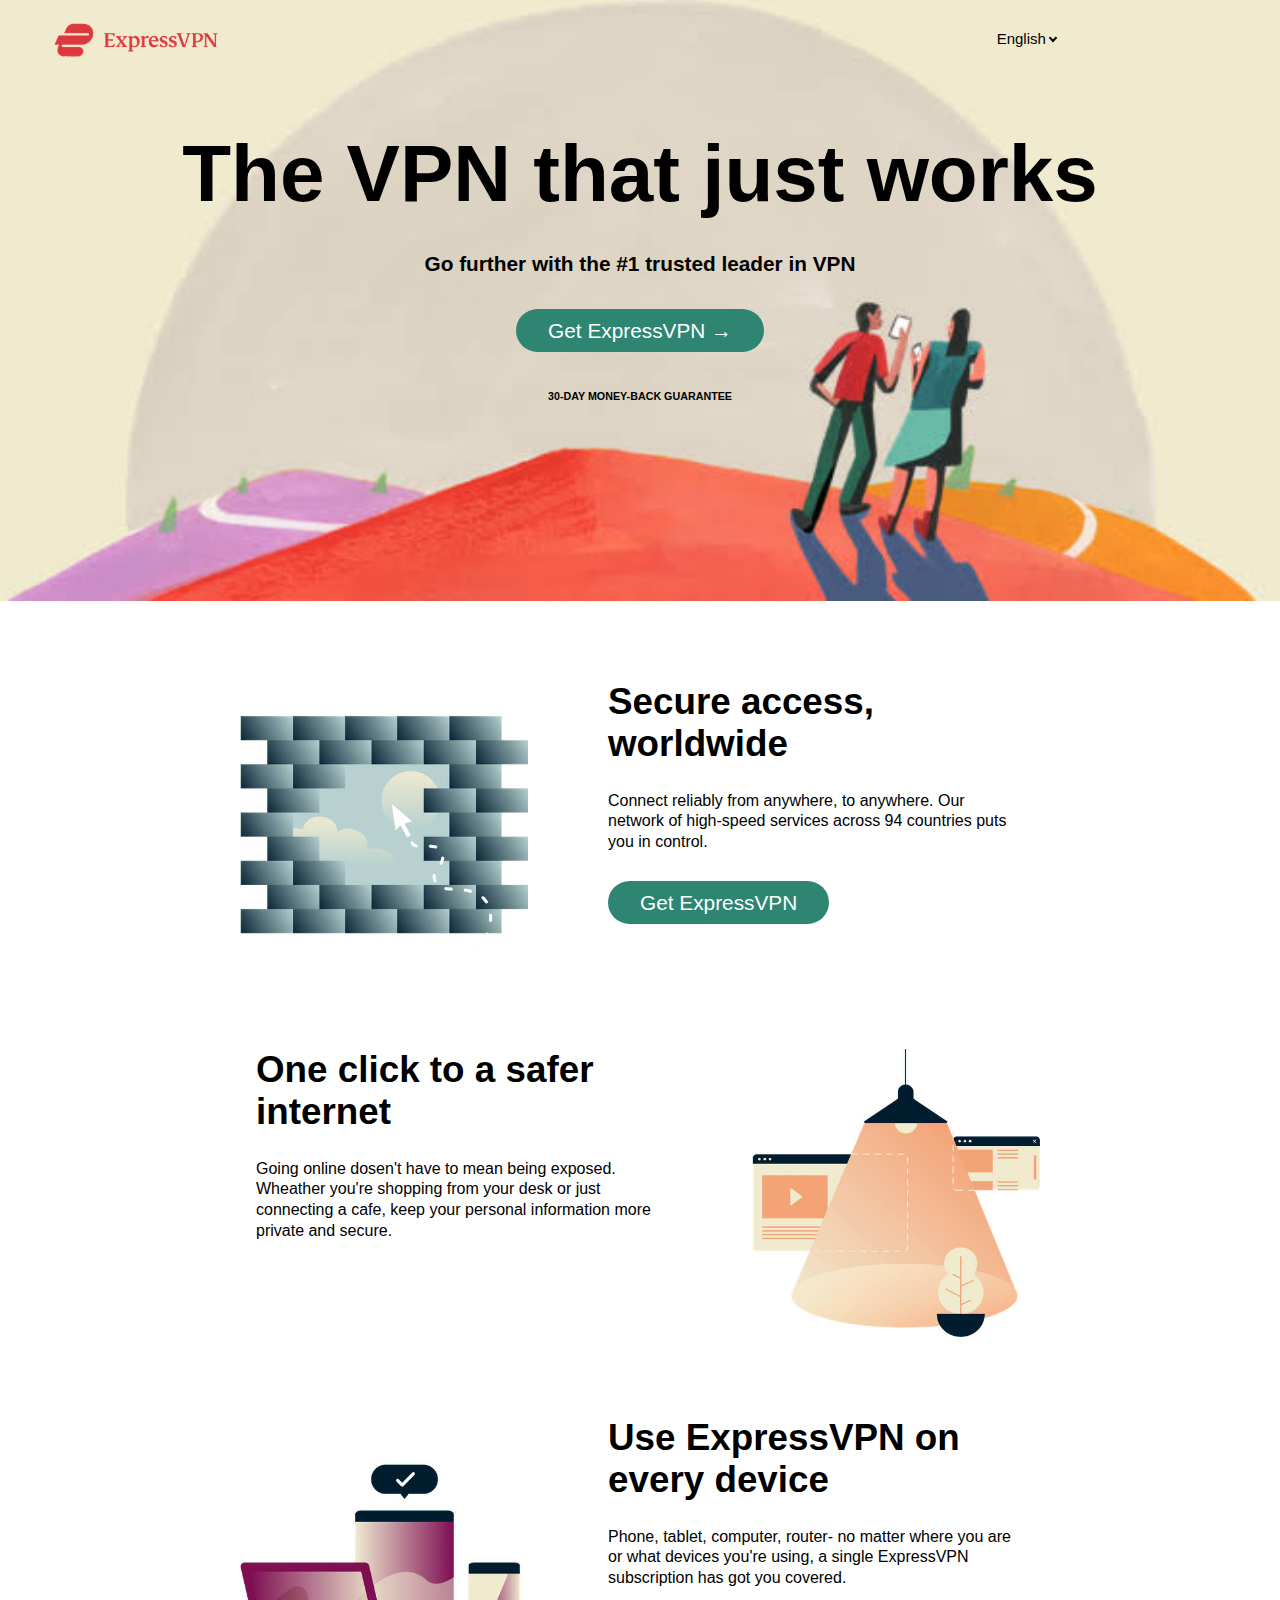
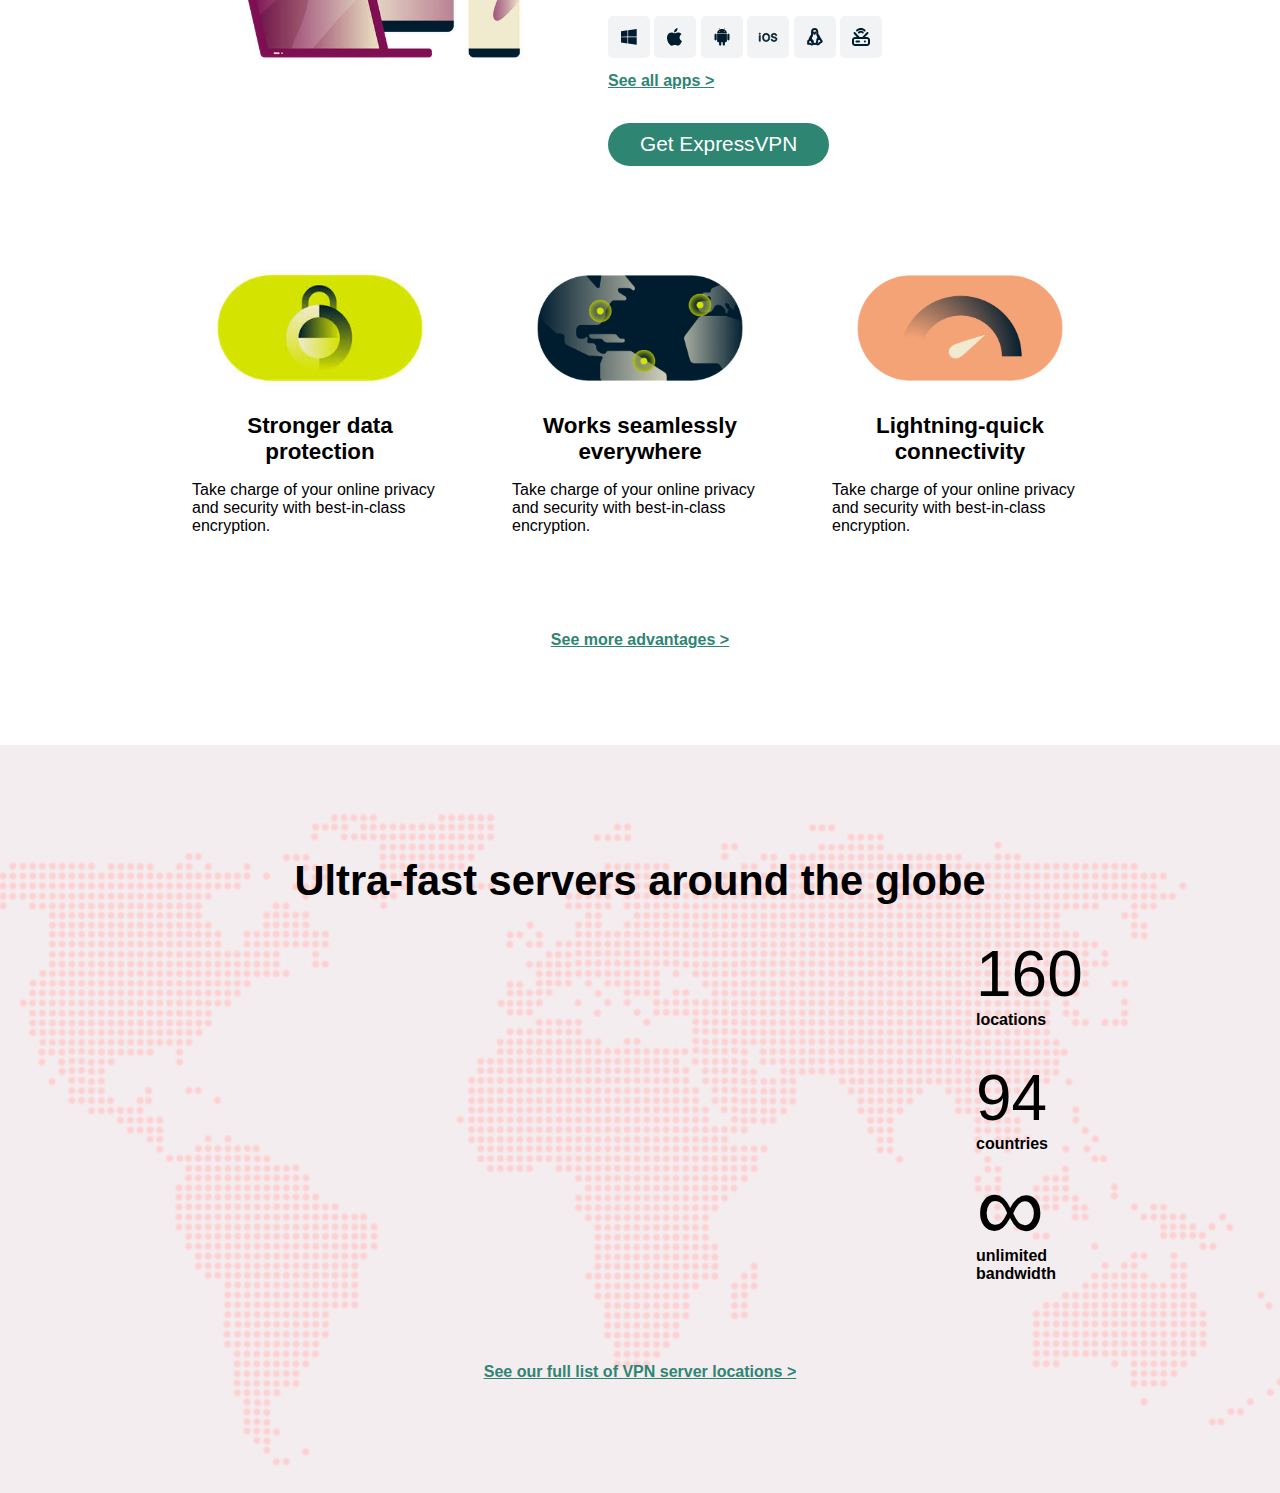
<file: landing page/index.html>
<!DOCTYPE html>
<html lang="en">

<head>
  <meta charset="UTF-8">
  <meta http-equiv="X-UA-Compatible" content="IE=edge">
  <meta name="viewport" content="width=device-width, initial-scale=1.0">
  <link rel="stylesheet" href="style.css">
  <title>Landing Page</title>
</head>

<body>
  <div class="container">
    <div class="language">
      <p class="english"><span>English</span> <i class="arrow down"></i></p>
    </div>
    <div class="home">
      <img src="logo.png" alt="">
      <h1>The VPN that just works</h1>
      <p>Go further with the #1 trusted leader in VPN</p>
      <button class="btn">Get ExpressVPN &#8594;</button>
      <span>30-day money-back guarantee</span>
    </div>
    <div class="about">
      <div class="part-1">
        <div class="pic">
          <img src="1.jpeg" alt="">
        </div>
        <div class="content">
          <h1>Secure access, worldwide</h1>
          <p>Connect reliably from anywhere, to anywhere. Our network of high-speed services across 94 countries puts
            you in control.</p>
          <button class="btn">Get ExpressVPN</button>
        </div>
      </div>
      <div class="part-2">
        <div class="content">
          <h1>One click to a safer internet</h1>
          <p>Going online dosen't have to mean being exposed. Wheather you're shopping from your desk or just connecting
            a cafe, keep your personal information more private and secure.</p>
        </div>
        <div class="pic">
          <img src="2.jpeg" alt="">
        </div>
      </div>
      <div class="part-3">
        <div class="pic">
          <img src="3.jpeg" alt="">
        </div>
        <div class="content">
          <h1>Use ExpressVPN on every device</h1>
          <p>Phone, tablet, computer, router- no matter where you are or what devices you're using, a single ExpressVPN
            subscription has got you covered.</p>
          <div class="icons">
            <img src="i1.svg" alt="">
            <img src="i2.svg" alt="">
            <img src="i3.svg" alt="">
            <img src="i4.svg" alt="">
            <img src="i5.svg" alt="">
            <img src="i6.svg" alt="">
          </div>
          <div class="link link1">See all apps ></div>
          <button class="btn">Get ExpressVPN</button>
        </div>
      </div>
    </div>
    <div class="services">
      <div class="ser">
        <div class="ser-pic "><img src="4.jpeg" alt=""></div>
        <h3>Stronger data protection</h3>
        <p>Take charge of your online privacy and security with best-in-class encryption.</p>
      </div>
      <div class="ser">
        <div class="ser-pic "><img src="5.png" alt=""></div>
        <h3>Works seamlessly everywhere</h3>
        <p>Take charge of your online privacy and security with best-in-class encryption.</p>
      </div>
      <div class="ser">
        <div class="ser-pic "><img src="6.png" alt=""></div>
        <h3>Lightning-quick connectivity</h3>
        <p>Take charge of your online privacy and security with best-in-class encryption.</p>
      </div>
    </div>
    <div class="link">See more advantages ></div>
    <div class="footer">
      <h1>Ultra-fast servers around the globe</h1>
      <div class="side">
        <div>
          <h2>160</h2>
          <span>locations</span>
        </div>
        <div>
          <h2>94</h2>
          <span>countries</span>
        </div>
        <div>
          <h2 id="infin">&#8734;</h2>
          <span>unlimited bandwidth</span>
        </div>
      </div>
      <div class="link last-link">See our full list of VPN server locations ></div>
    </div>
  </div>
</body>

</html>
</file>
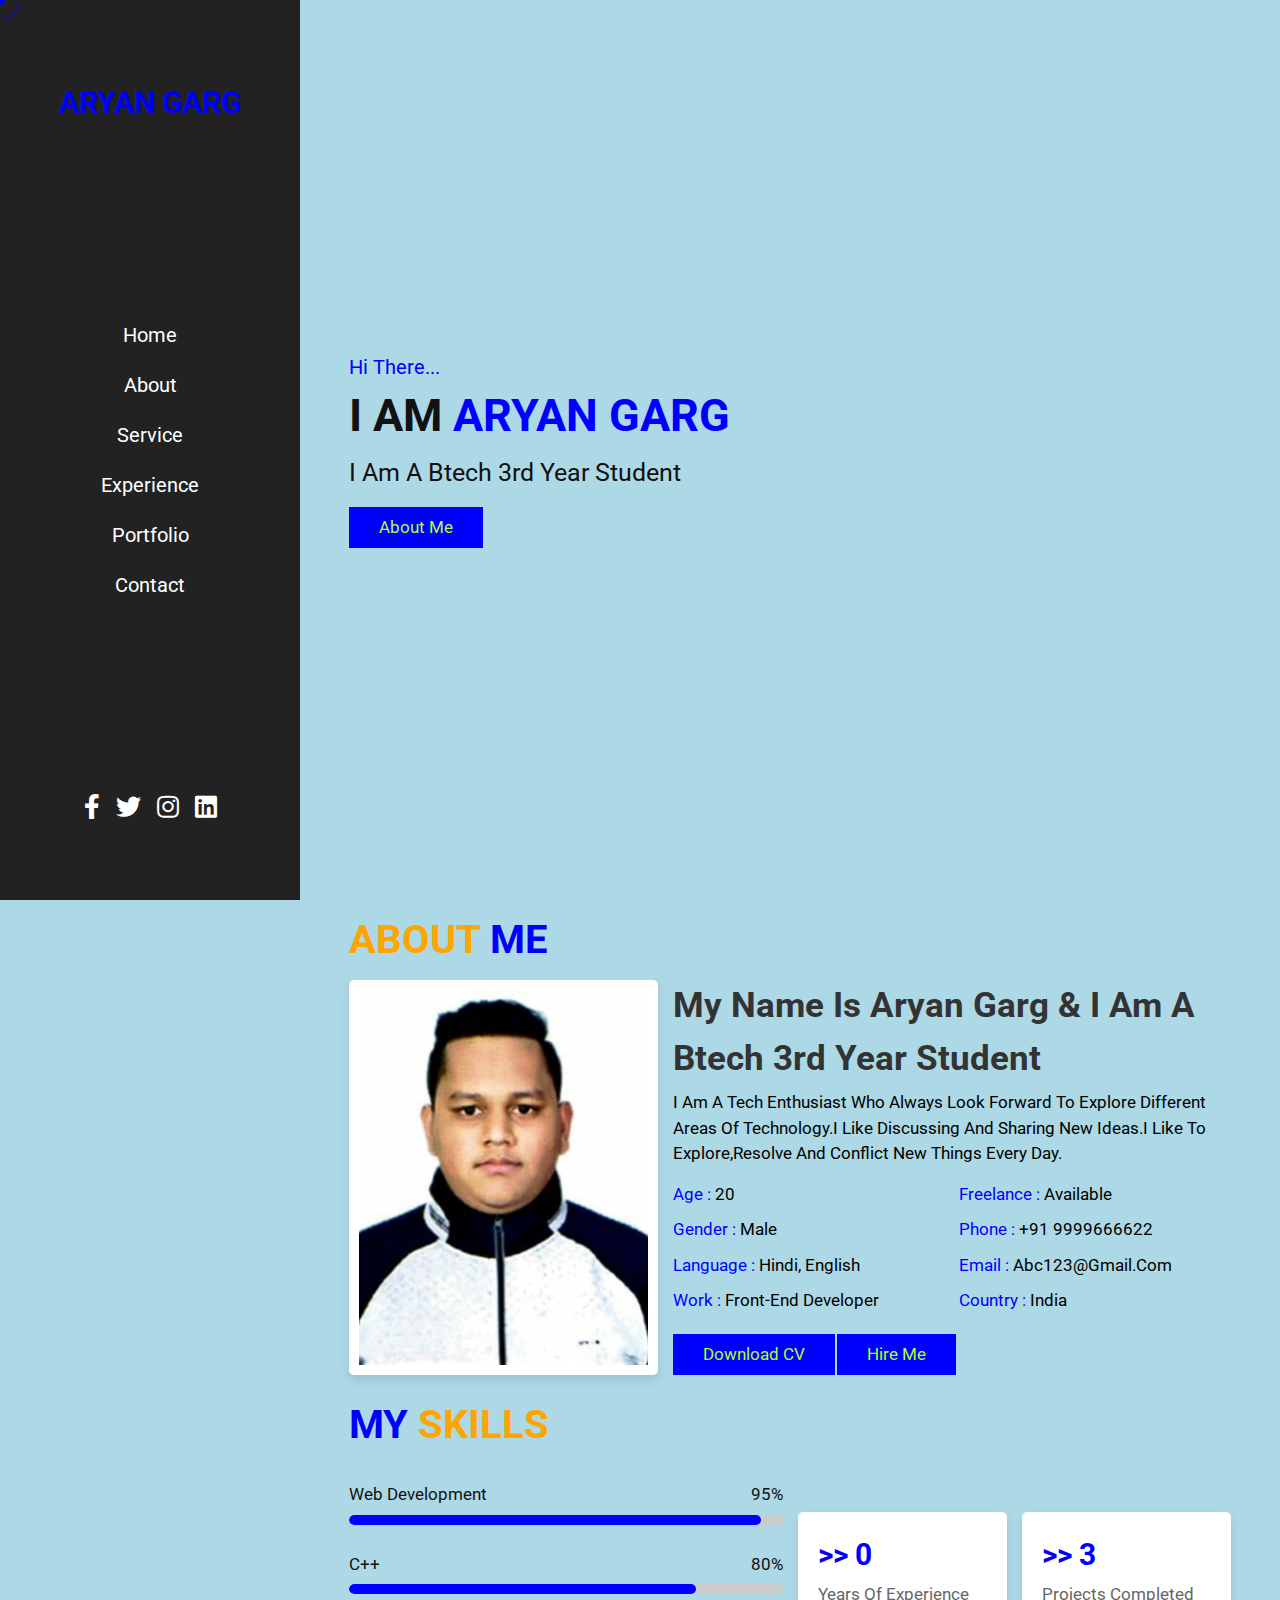
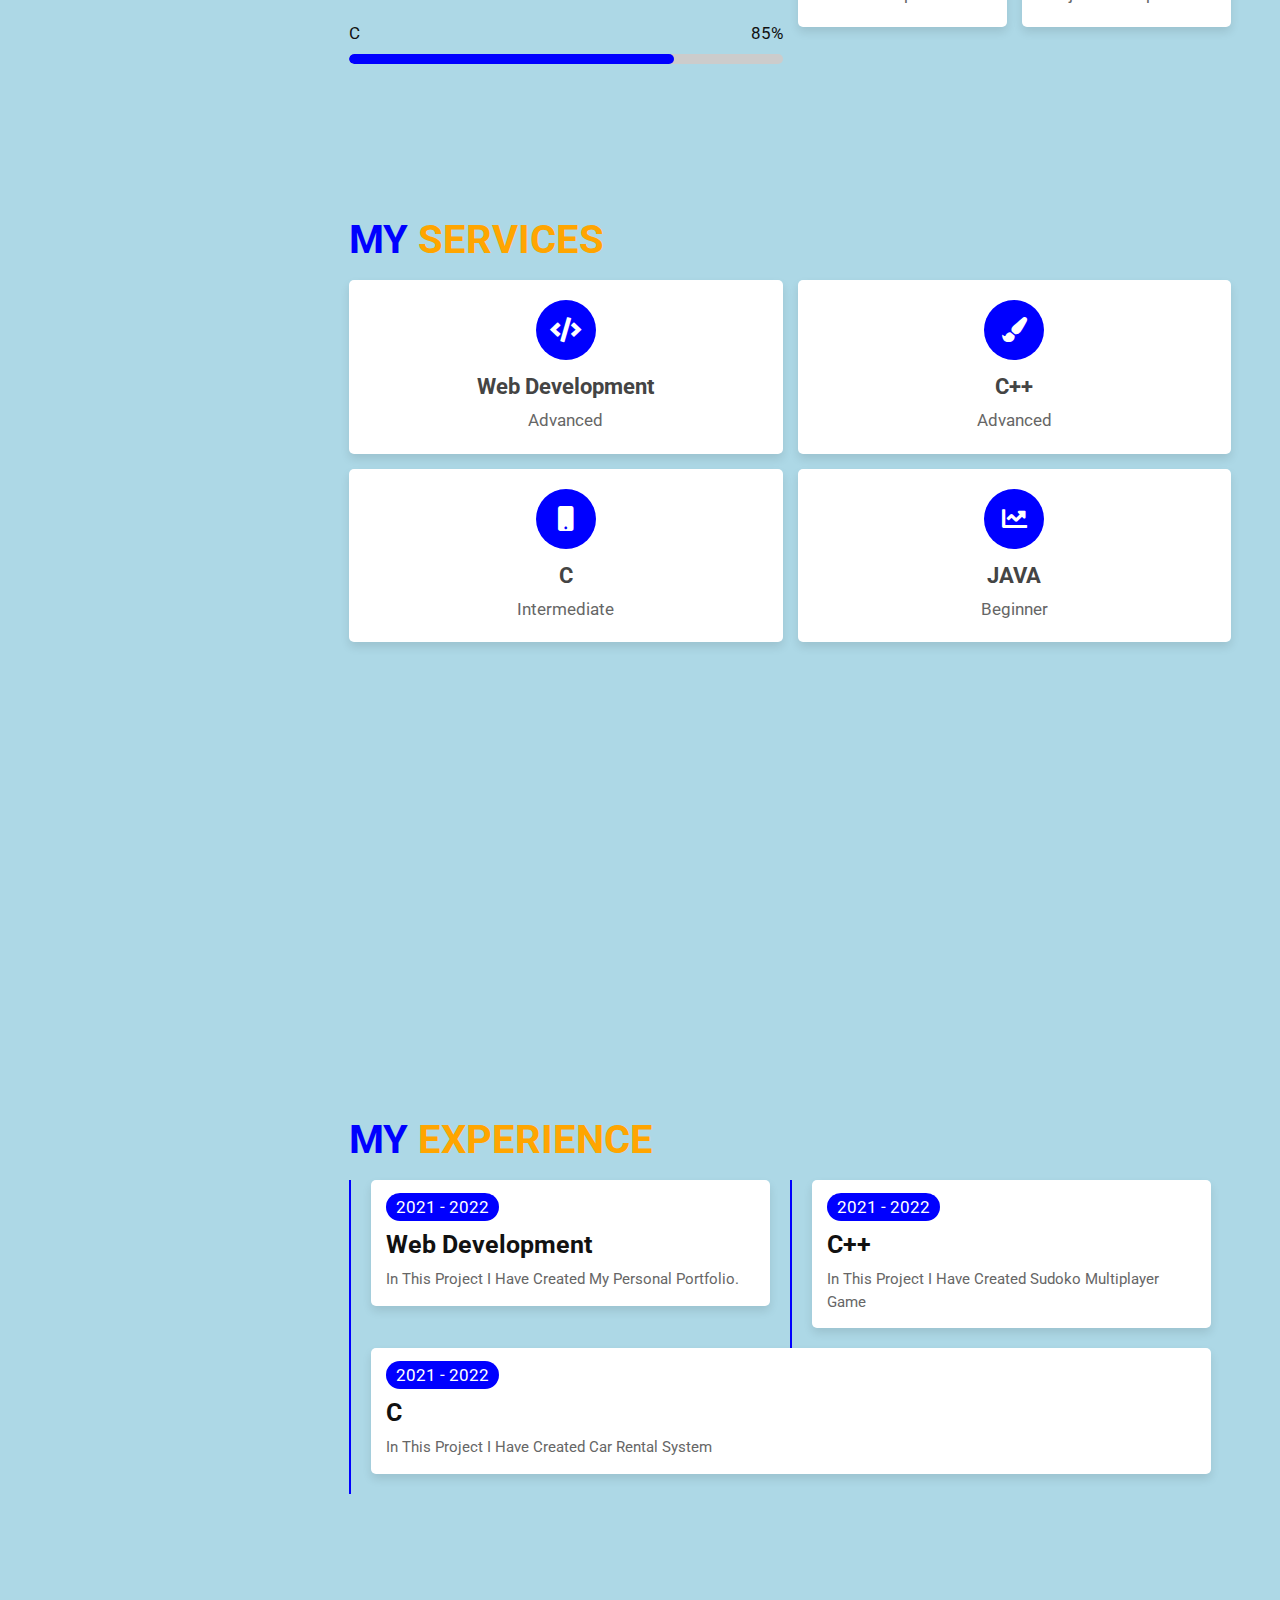
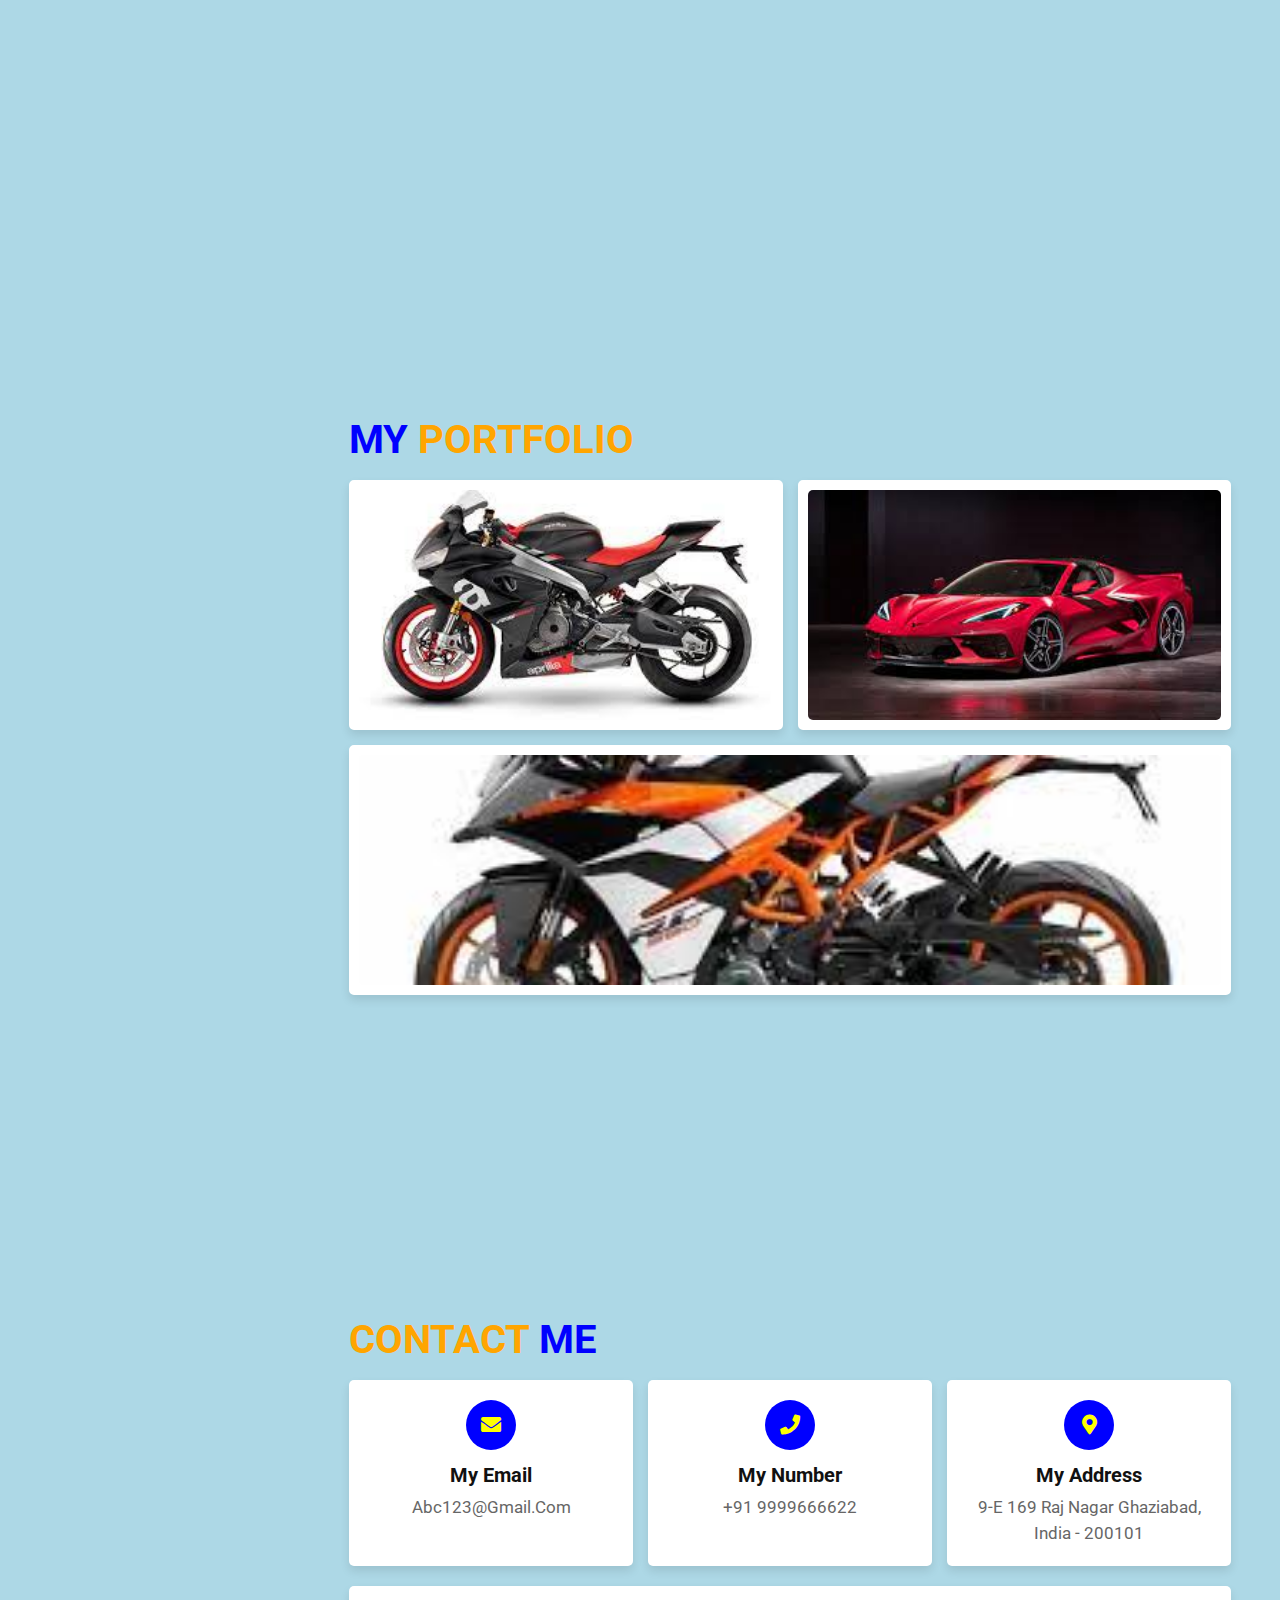
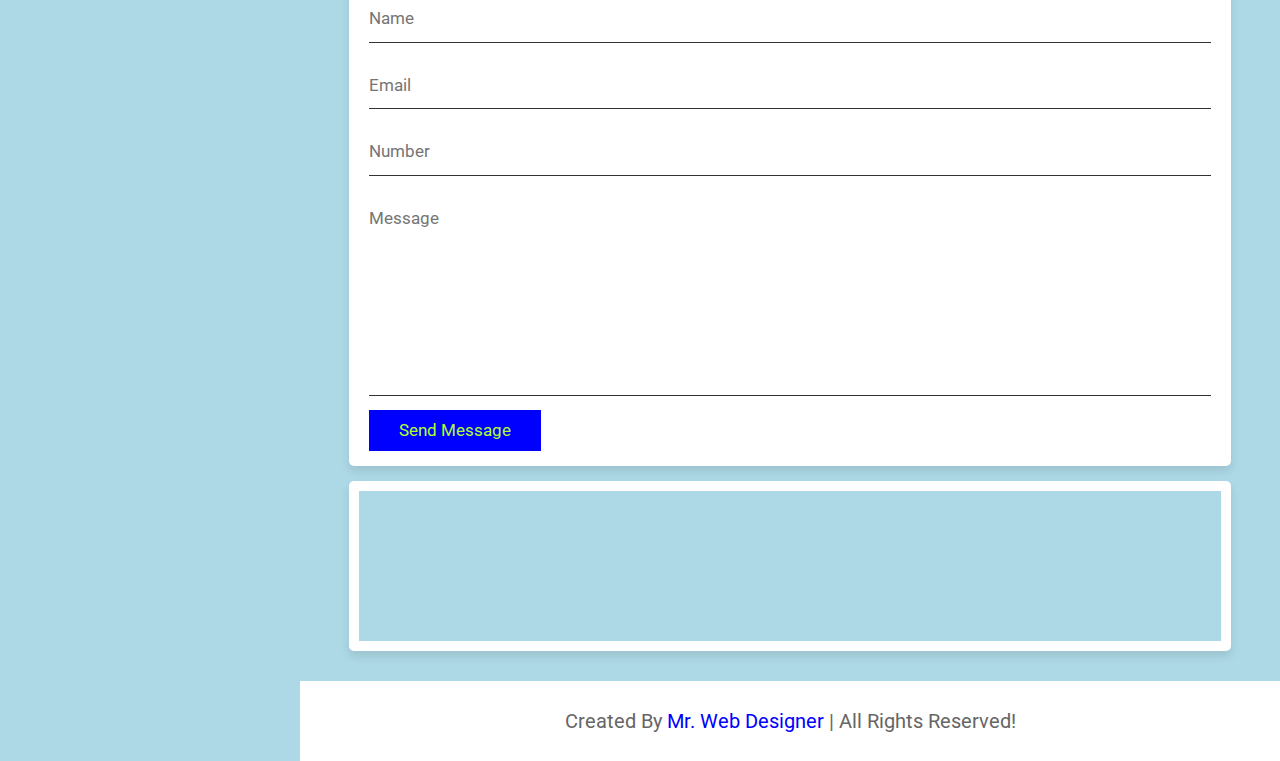
<file: personal portfolio/index.html>
<!DOCTYPE html>
<html lang="en">

<head>
  <meta charset="UTF-8">
  <meta http-equiv="X-UA-Compatible" content="IE=edge">
  <meta name="viewport" content="width=device-width, initial-scale=1.0">
  <title>portfolio design</title>

  <!-- font awesome cdn link  -->
  <link rel="stylesheet" href="https://cdnjs.cloudflare.com/ajax/libs/font-awesome/5.15.3/css/all.min.css">

  <!-- custom css file link  -->
  <link rel="stylesheet" href="style.css">

</head>

<body>

  <!-- custom cursors  -->
  <div class="cursor-1"></div>
  <div class="cursor-2"></div>


  <div id="menu-bars" class="fas fa-bars"></div>

  <!-- header section starts  -->

  <header>

    <a href="#" class="logo"> <span>ARYAN GARG</span></a>

    <nav class="navbar">
      <a href="#home">home</a>
      <a href="#about">about</a>
      <a href="#service">service</a>
      <a href="#experience">experience</a>
      <a href="#portfolio">portfolio</a>
      <a href="#contact">contact</a>
    </nav>

    <div class="follow">
      <a href="#" class="fab fa-facebook-f"></a>
      <a href="#" class="fab fa-twitter"></a>
      <a href="#" class="fab fa-instagram"></a>
      <a href="#" class="fab fa-linkedin"></a>
    </div>

  </header>

  <!-- header section ends -->

  <!-- home section starts  -->

  <section class="home" id="home">

    <div class="content">
      <span class="hi"> hi there... </span>
      <h3> i am <span> ARYAN GARG </span> </h3>
      <p class="info"> I am a Btech 3rd year student </p>

      <a href="#about" class="btn">about me</a>
    </div>

  </section>

  <!-- home section ends -->

  <!-- about section starts  -->

  <section class="about" id="about">

    <h1 class="heading"> about <span> me </span> </h1>

    <div class="row-1">

      <div class="image">
        <img src="cv2.jpeg" alt="no pic">
      </div>

      <div class="content">
        <h3> my name is aryan garg & i am a btech 3rd year student </h3>
        <p>I am a tech enthusiast who always look forward to explore different areas of technology.I like
          discussing and sharing new ideas.I like to explore,resolve and conflict new things every day.</p>
        <div class="box-container">
          <div class="box">
            <p> <span> age : </span> 20 </p>
            <p> <span> gender : </span> male </p>
            <p> <span> language : </span> hindi, english </p>
            <p> <span> work : </span> front-end developer </p>
          </div>
          <div class="box">
            <p> <span> freelance : </span> available </p>
            <p> <span> phone : </span> +91 9999666622 </p>
            <p> <span> email : </span> abc123@gmail.com </p>
            <p> <span> country : </span> India </p>
          </div>
        </div>
        <a href="#" class="btn">download CV</a>
        <a href="#" class="btn">hire me</a>
      </div>

    </div>

    <h1 class="heading"> <span> my </span> skills </h1>

    <div class="row-2">

      <div class="skills">
        <div class="progress">
          <h3> web development <span> 95% </span> </h3>
          <div class="bar"> <span></span> </div>
        </div>
        <div class="progress">
          <h3> c++ <span> 80% </span> </h3>
          <div class="bar"> <span></span> </div>
        </div>
        <div class="progress">
          <h3> c <span> 85% </span> </h3>
          <div class="bar"> <span></span> </div>
        </div>

      </div>

      <div class="box-container">

        <div class="box">
          <h3> >> 0 </h3>
          <p>years of experience</p>
        </div>

        <div class="box">
          <h3> >> 3 </h3>
          <p>projects completed</p>
        </div>


      </div>

    </div>

  </section>

  <!-- about section ends -->

  <!-- service section starts  -->

  <section class="service" id="service">

    <h1 class="heading"> <span> my </span> services </h1>

    <div class="box-container">

      <div class="box">
        <i class="fas fa-code"></i>
        <h3>web development</h3>
        <p>advanced</p>
      </div>

      <div class="box">
        <i class="fas fa-paint-brush"></i>
        <h3>c++</h3>
        <p>advanced</p>

      </div>

      <div class="box">
        <i class="fas fa-mobile"></i>
        <h3>C</h3>
        <p>intermediate</p>
      </div>



      <div class="box">
        <i class="fas fa-chart-line"></i>
        <h3>JAVA</h3>
        <p>Beginner</p>

      </div>


    </div>

  </section>

  <!-- service section ends -->

  <!-- experience section starts  -->

  <section class="experience" id="experience">

    <h1 class="heading"> <span> my </span> experience </h1>

    <div class="box-container">







      <div class="box">
        <div class="content">
          <span> 2021 - 2022 </span>
          <h3>web development</h3>
          <p>In this project i have created my personal portfolio.</p>
        </div>
      </div>

      <div class="box">
        <div class="content">
          <span> 2021 - 2022 </span>
          <h3>c++</h3>
          <p>In this project i have created sudoko multiplayer game</p>
        </div>
      </div>

      <div class="box">
        <div class="content">
          <span> 2021 - 2022 </span>
          <h3>c</h3>
          <p>In this project i have created car rental system</p>
        </div>
      </div>

    </div>

  </section>


  <section class="portfolio" id="portfolio">

    <h1 class="heading"> <span> my </span> portfolio </h1>

    <div class="box-container">






      <div class="box">
        <img src="2.jpeg" alt="no pic">
        <h3> project 01 </h3>
        <div class="icons">
          <a href="#" class="fas fa-link"></a>
          <a href="#" class="fas fa-share"></a>
          <a href="#" class="fas fa-search"></a>
        </div>
      </div>

      <div class="box">
        <img src="1.jpeg" alt="no pic">
        <h3> project 02 </h3>
        <div class="icons">
          <a href="#" class="fas fa-link"></a>
          <a href="#" class="fas fa-share"></a>
          <a href="#" class="fas fa-search"></a>
        </div>
      </div>

      <div class="box">
        <img src="3.jpeg" alt="no pic">
        <h3> project 03 </h3>
        <div class="icons">
          <a href="#" class="fas fa-link"></a>
          <a href="#" class="fas fa-share"></a>
          <a href="#" class="fas fa-search"></a>
        </div>
      </div>

    </div>

  </section>
  <section class="contact" id="contact">

    <h1 class="heading"> contact <span> me </span> </h1>

    <div class="icons-container">

      <div class="icons">
        <i class="fas fa-envelope"></i>
        <h3>my email</h3>
        <p>abc123@gmail.com</p>
      </div>

      <div class="icons">
        <i class="fas fa-phone"></i>
        <h3>my number</h3>
        <p>+91 9999666622</p>
      </div>

      <div class="icons">
        <i class="fas fa-map-marker-alt"></i>
        <h3>my address</h3>
        <p>9-E 169 raj nagar ghaziabad, india - 200101</p>
      </div>

    </div>

    <div class="row">

      <form action="">

        <input type="text" placeholder="name" class="box">
        <input type="email" placeholder="email" class="box">
        <input type="number" placeholder="number" class="box">

        <textarea name="" placeholder="message" id="" cols="30" rows="10"></textarea>

        <input type="submit" class="btn" value="send message">

      </form>

      <iframe class="map"
        src="https://www.google.com/maps/embed?pb=!1m18!1m12!1m3!1d30153.788252261566!2d72.82321484621745!3d19.141690214227783!2m3!1f0!2f0!3f0!3m2!1i1024!2i768!4f13.1!3m3!1m2!1s0x3be7b63aceef0c69%3A0x2aa80cf2287dfa3b!2sJogeshwari%20West%2C%20Mumbai%2C%20Maharashtra%20400047!5e0!3m2!1sen!2sin!4v1625069635379!5m2!1sen!2sin"
        allowfullscreen="" loading="lazy"></iframe>

    </div>


  </section>

  <footer class="footer"> created by <span> mr. web designer </span> | all rights reserved! </footer>


</body>

</html>
</file>
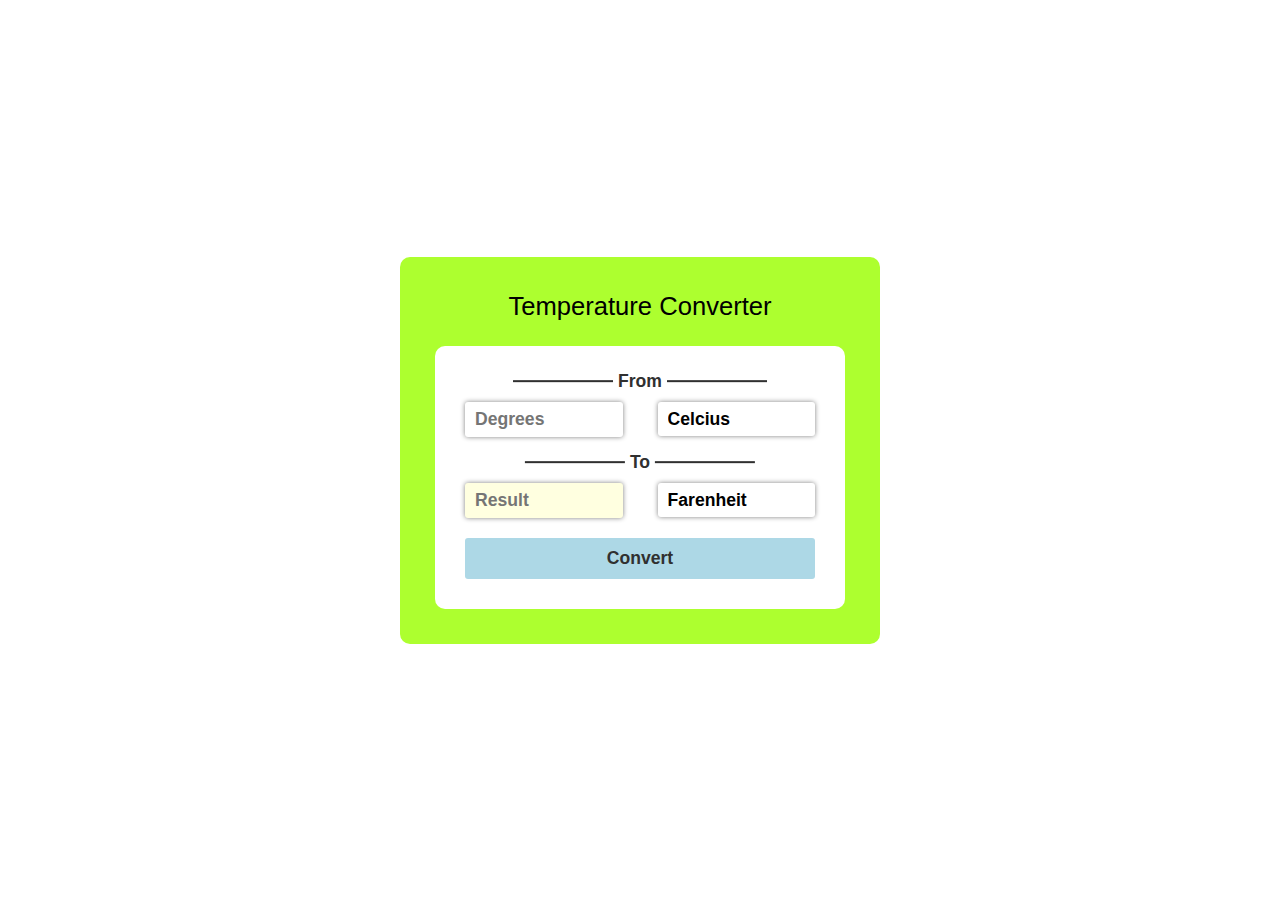
<file: temperature converter/index.html>
<!DOCTYPE html>
<html lang="en">

<head>
  <meta charset="UTF-8" />
  <meta http-equiv="X-UA-Compatible" content="IE=edge" />
  <meta name="viewport" content="width=device-width, initial-scale=1.0" />
  <meta name="theme-color" content="gold" />
  <meta name="author" content="Aryan-Garg" />
  <title>Temperature converter</title>
  <link rel="stylesheet" href="./style.css" />
</head>

<body>
  <div id="content-container">
    <h2 id="container-heading">Temperature Converter</h2>
    <div id="calculations-container">
      <div class="content-division">
        <div class="division-heading">From</div>
        <div class="inputs-container">
          <input type="number" class="input-field inputs" name="input" id="input-box" placeholder="Degrees" required />
          <div class="dropdown-container">
            <select class="dropdown inputs" id="input-dropdown">
              <option value="Celcius" selected>Celcius</option>
              <option value="Farenheit">Farenheit</option>
              <option value="Kelvin">Kelvin</option>
            </select>
          </div>
        </div>
      </div>
      <div class="content-division">
        <div class="division-heading">To</div>
        <div class="inputs-container">

          <input type="text" class="input-field inputs" name="result" id="result-box" placeholder="Result" disabled />

          <div class="dropdown-container">
            <select class="dropdown inputs" id="result-dropdown">
              <option value="Farenheit" selected>Farenheit</option>
              <option value="Celcius">Celcius</option>
              <option value="Kelvin">Kelvin</option>
            </select>
          </div>
        </div>
      </div>

      <button id="convert-btn" class="inputs" onclick="converter()">
        Convert
      </button>
    </div>
  </div>


  <script src="./script.js"></script>
</body>

</html>
</file>
<file: landing page/style.css>
*{
    margin: 0;
    padding: 0;
    font-family: 'Gill Sans', 'Gill Sans MT', Calibri, 'Trebuchet MS', sans-serif;
}
.container{
    display: flex;
    flex-direction: column;
    width: 100%;
    align-items: center;
    overflow: hidden;
}
.language{
    position: absolute;
    right: 14rem;
    top: 1.9rem;
}
.language .english{
    font-size: 15px;
}
.english span{
    cursor: pointer;
}
  .down {
    transform: rotate(45deg);
    -webkit-transform: rotate(45deg);
  }
.arrow {
    border: solid black;
    border-width: 0 2px 2px 0;
    display: inline-block;
    padding: 2px;
    margin-bottom: 3px;
    cursor: pointer;
  }
.home{
    padding: 8rem 0;
    width: 100%;
    height: 345px;
    background: url(bg.jpeg);
    background-repeat: no-repeat;
    background-size: cover;
    background-position: center;
    display: flex;
    flex-direction: column;
    gap: 2rem;
    align-items: center;
    overflow: hidden;
}
.home img{
    height: 8rem;
    width: 13rem;
    position: absolute;
    left: 2rem;
    top: -1.5rem;
}
.home h1{
    font-size: 5rem;
    text-align: center;
}
.home p{
    font-size: 1.3rem;
    font-weight: bold;
}
.btn{
    border: none;
    color: white;
    background-color: rgb(46, 133, 114);
    border-radius: 1.6rem;
    padding: .6rem 2rem;
    font-size: 1.3rem;
    cursor: pointer;
    margin: 1px;
}
.btn:hover{
    color: rgb(46, 133, 114);
    background-color: transparent;
    border:.2px solid rgb(46, 133, 114);
}
.home span{
    text-transform: uppercase;
    font-weight: 600;
    font-size: .67rem;
    margin-top: 5px;
}
.about{
    display: flex;
    flex-direction: column;
    align-items: center;
}
.part-1{
    display: flex;
    gap: 4rem;
    margin-top: 5rem;
}
.part-2{
    display: flex;
    gap: 4rem;
    margin-top: 5rem;
}
.part-3{
    display: flex;
    gap: 4rem;
    margin-top: 5rem;
}
.pic{
    width: 18rem;
    height: 18rem;
}
.pic img{
    width: 100%;
    height: 100%;
}
.content{
    width: 28rem;
}
.content h1{
    margin-bottom: 1.6rem;
    font-size: 2.3rem;
    padding:0 1rem;
}
.content p{
    margin-bottom: 1.7rem;
    font-size: 1rem;
    line-height: 1.3;
    padding:0 1rem;
}
.icons{
    padding:0 1rem ;
}
.link1{
    padding:0 1rem ;
}
.content button{
    margin-left: 1rem;
}
.services{
    display: flex;
    gap: 2rem;
    align-items: center;
    justify-content: center;
    margin-top: 5rem;
    width: 94vw;
}
.ser{
    width: 16rem;
    display: flex;
    flex-direction: column;
    gap: 1rem;
    padding: 1rem;
}
.ser h3{
    font-size: 1.4rem;
    text-align: center;
}
.ser-pic img{
    width: 100%;
    height: 100%;
}
.footer{
    margin-top: 6rem;
    /* height: 600px;
    width: 73vw; */
    width: 100%;
    height: auto;
    background: url(7.png);
    background-position: center;
    background-repeat: no-repeat;
    background-size: cover;
    padding: 7rem;
    background-color: rgb(244, 237, 240);
    display: flex;
    flex-direction: column;
}
.footer h1{
    text-align: center;
    font-size: 2.6rem;
}
.footer .side{
    display: flex;
    flex-direction: column;
    align-items: flex-end;
    margin-right: 11rem;
}
.footer .side div{
    width: 8rem;
    text-align: left;
}
.side div h2{
    margin-top: 2rem;
    font-weight: 300;
    font-size: 4rem;
}
#infin{
    margin: 0;
    margin-bottom: -1rem;
    font-size: 6rem;
}
.side div span{
    font-weight: bold;  
}
.link{
    text-align: center;
    margin-top: 5rem;
    text-decoration: underline;
    color:rgb(46, 133, 114);
    font-weight: bold;
    cursor: pointer;
}
.link1{
    margin: 0;
    text-align: left;
    margin-bottom: 2rem;
}
.icons{
    margin-bottom: .6rem;
}
@media(max-width:815px){

    .language{
        right: 4rem;
    }
    .home{
        gap: 1rem;
    }
    .home h1{
        margin-top: 2rem;
        font-size: 3rem;
        padding: 2rem;
    }
    .home p{
        padding: 2rem;
        text-align: center;
        line-height: 1.5;
    }
    .part-1, .part-2,.part-3{
        flex-direction: column;
        align-items: center;
    }
    .part-2{
        flex-direction: column-reverse;
    }
    .services{
        flex-direction: column;
    }
    .content{
        width: 22rem;
    }
    .footer{
        width: 100%;
        height: auto;
        display: flex;
        align-items: center;
    }
    .footer h1{
        width: 22rem;
        margin-bottom: 2rem;
        font-size: 2rem;
    }
    .last-link{
        margin-top: 5rem;
    }
    .side{
        padding-left: 11rem;
    }
    .side div h2{
        text-align: center;    
    }
    .side div span{
        position: relative;
        left: 2rem;
    }

    .link{
        font-size: .9rem;
    }
}
@media(max-width: 660px){

    .language{
        right: 2rem;
    }
}
@media (max-width: 350px) {
    .language{
        display: none;
    }
}
</file>
<file: personal portfolio/style.css>
@import url('https://fonts.googleapis.com/css2?family=Roboto:wght@100;300;400;500;700&display=swap');

:root{
    --main-color:blue;
}

*{
    font-family: 'ROBOTO', sans-serif;
    margin:0; padding:0;
    box-sizing: border-box;
    outline: none; border:none;
    text-decoration: none;
    text-transform: capitalize;
    transition: all .2s linear;
    line-height: 1.5;
}

html{
    font-size: 62.5%;
    overflow-x: hidden;
    scroll-behavior: smooth;
}

body{
    background: lightblue;
    padding-left: 30rem;
  
}

section{
    padding:1rem 5%;
    min-height: 100vh;
}

.heading{
    font-size: 4rem;
    padding-bottom: 1rem;
    color:orange;
    text-transform: uppercase;
}

.heading span{
    color:var(--main-color);
    text-transform: uppercase;
}

.btn{
    display: inline-block;
    margin-top: 1rem;
    padding:.8rem 3rem;
    background:var(--main-color);
    color:greenyellow;
    cursor: pointer;
    font-size: 1.7rem;
}

.btn:hover{
    background:#111;
    letter-spacing: .2rem;
}

header{
    position: fixed;
    top:0; left:0; bottom:0;
    background:#222;
    display: flex;
    align-items: center;
    justify-content: space-between;
    z-index: 1000;
    flex-flow: column;
    padding:8rem 2rem;
    width:30rem;
    text-align: center;
}

header .logo{
    text-transform: uppercase;
    color:#fff;
    font-size: 3rem;
    font-weight: bolder;
}

header .logo span{
    text-transform: uppercase;
    color:var(--main-color);
}

header .navbar a{
    display: block;
    font-size: 2rem;
    color:#fff;
    margin:2rem 0;
}

header .navbar a:hover{
    letter-spacing: .2rem;
    color:var(--main-color);
}

header .follow a{
    font-size: 2.5rem;
    color:#fff;
    margin:0 .7rem;
}

header .follow a:hover{
    color:var(--main-color);
}

#menu-bars{
    position: fixed;
    top:1rem; right: 1rem;
    z-index: 10000;
    background:var(--main-color);
    color:greenyellow;
    border-radius: .5rem;
    padding:1rem 1.5rem;
    font-size: 3rem;
    cursor:pointer;
    display: none;
}

.cursor-1{
    position: absolute;
    top:0; left:0;
    height:1rem; width:1rem;
    background: var(--main-color);
    pointer-events: none;
    transform: translate(-50%, -50%);
    border-radius: 50%;
    z-index: 10000;
}

.cursor-1.active{
    height:7rem;
    width:7rem;
    opacity: .3;
}

.cursor-2{
    position: absolute;
    top:0; left:0;
    height:4rem; width:4rem;
    border:.1rem solid var(--main-color);
    pointer-events: none;
    transform: translate(-50%, -50%);
    border-radius: 50%;
    z-index: 10000;
    transition: .3s linear;
}

.cursor-2.active{
    display: none;
}

.home{
    display: flex;
    align-items: center;
    flex-wrap: wrap;
    gap:1.5rem;
}

.home .image{
    flex:1 1 40rem;
}

.home .image img{
    width:100%;
}

.home .content{
    flex:1 1 40rem;
}

.home .content .hi{
    font-size: 2rem;
    color:var(--main-color);
}

.home .content h3{
    font-size: 4.5rem;
    color:#111;
    text-transform: uppercase;
}

.home .content h3 span{
    color:var(--main-color);
    text-transform: uppercase;
}

.home .content .info{
    font-size: 2.5rem;
    color:#111;
    padding:.5rem 0;
}

.home .content .text{
    font-size: 1.7rem;
    color:#666;
    padding:.5rem 0;
}

.about .row-1{
    display: flex;
    flex-wrap: wrap;
    gap:1.5rem;
    padding-bottom: 2rem;
}

.about .row-1 .image{
    flex:1 1 25rem;
}

.about .row-1 .image img{
    height: 100%;
    width:100%;
    object-fit: cover;
    border:1rem solid #fff;
    border-radius: .5rem;
    box-shadow: 0 .5rem 1rem rgba(0,0,0,.1);
}

.about .row-1 .content{
    flex:1 1 50rem;
}

.about .row-1 .content h3{
    color:#333;
    font-size: 3.5rem;
}

.about .row-1 .content p{
    color:black;
    font-size: 1.7rem;
    padding:.5rem 0;
}

.about .row-1 .content .box-container{
    display: flex;
    flex-wrap: wrap;
    gap:1.5rem;
    padding: 0.5rem 0;
}

.about .row-1 .content .box-container .box{
    flex:1 1 20rem;
}

.about .row-1 .content .box-container .box span{
    color:var(--main-color);
}

.about .row-2{
    display: flex;
    flex-wrap: wrap;
    gap:1.5rem;
    align-items: center;
}

.about .row-2 .skills{
    flex:1 1 40rem;
}

.about .row-2 .skills .progress{
    padding:1rem 0;
}

.about .row-2 .skills .progress h3{
    display: flex;
    justify-content: space-between;
    padding:.7rem 0;
    font-size: 1.7rem;
    color:#111;
    font-weight: 400;
}

.about .row-2 .skills .progress .bar{
    width:100%;
    background:#ccc;
    overflow:hidden;
    height:1rem;
    border-radius: 50rem;
}

.about .row-2 .skills .progress .bar span{
    display:block;
    height:100%;
    background:var(--main-color);
    border-radius: 50rem;
}

.about .row-2 .skills .progress:nth-child(1) .bar span{
    width:95%;
}

.about .row-2 .skills .progress:nth-child(2) .bar span{
    width:80%;
}

.about .row-2 .skills .progress:nth-child(3) .bar span{
    width:75%;
}

.about .row-2 .skills .progress:nth-child(4) .bar span{
    width:85%;
}

.about .row-2 .box-container{
    flex:1 1 40rem;
    display: flex;
    flex-wrap: wrap;
    gap:1.5rem;
}

.about .row-2 .box-container .box{
    flex:1 1 15rem;
    background:#fff;
    padding:2rem;
    border-radius: .5rem;
    box-shadow: 0 .5rem 1rem rgba(0,0,0,.1);
}

.about .row-2 .box-container .box h3{
    color:var(--main-color);
    font-size: 3rem;
}

.about .row-2 .box-container .box p{
    color:#666;
    font-size: 1.7rem;
    padding-top: .5rem;
}

.service .box-container{
    display: flex;
    flex-wrap: wrap;
    gap:1.5rem;
}

.service .box-container .box{
    flex:1 1 30rem;
    text-align: center;
    padding:2rem;
    background:#fff;
    border-radius: .5rem;
    box-shadow:0 .5rem 1rem rgba(0,0,0,.1);
}

.service .box-container .box i{
    height:6rem;
    width:6rem;
    line-height: 6rem;
    font-size: 2.5rem;
    color:#fff;
    background:var(--main-color);
    border-radius: 50%;
}

.service .box-container .box h3{
    color:#444;
    font-size: 2.2rem;
    padding-top: 1rem;
}

.service .box-container .box p{
    color:#666;
    font-size: 1.7rem;
    padding-top: .5rem;
}

.experience .box-container{
    display: flex;
    flex-wrap: wrap;
}

.experience .box-container .box{
    position: relative;
    flex:1 1 33rem;
    border-left: .2rem solid var(--main-color);
    padding-left: 2rem;
    padding-right: 2rem;
    padding-bottom: 2rem;    
}

.experience .box-container .box.content{
    content: '';
    position: absolute;
    top:0; left:-1rem;
    height:2rem;
    width:2rem;
    border-radius: 50%;
    background:var(--main-color);
}

.experience .box-container .box .content{
    background:#fff;
    padding:1.5rem;
    box-shadow: 0 .5rem 1rem rgba(0,0,0,.1);
    border-radius: .5rem;
}

.experience .box-container .box .content span{
    color:#fff;
    font-size: 1.7rem;
    background:var(--main-color);
    border-radius: 50rem;
    padding:.4rem 1rem;
}

.experience .box-container .box .content h3{
    font-size: 2.5rem;
    padding:.5rem 0;
    color:#111;
}

.experience .box-container .box .content p{
    font-size: 1.5rem;
    color:#666;
}

.portfolio .box-container{
    display: flex;
    flex-wrap: wrap;
    gap:1.5rem;
}

.portfolio .box-container .box{
    flex:1 1 30rem;
    height:25rem;
    position: relative;
    overflow:hidden;
    border:1rem solid #fff;
    box-shadow: 0 .5rem 1rem rgba(0,0,0,.1);
    background:#fff;
    border-radius: .5rem;
}

.portfolio .box-container .box img{
    height:100%;
    width:100%;
    object-fit: cover;
    border-radius: .5rem;
    position: relative;
    z-index: 1;
}

.portfolio .box-container .box:hover img{
    height:75%;
    width:75%;
}

.portfolio .box-container .box h3{
    position: absolute;
    bottom:.5rem; left:1rem;
    font-size: 2.5rem;
    color:#333;
    text-transform: uppercase;
}

.portfolio .box-container .box .icons{
    position: absolute;
    top:1rem; right:1rem;
}

.portfolio .box-container .box .icons a{
    display: block;
    height:4rem;
    width:4rem;
    border-radius: .5rem;
    background: #eee;
    color:#333;
    font-size: 1.7rem;
    line-height: 4rem;
    text-align: center;
    margin-bottom: 1rem;
}

.portfolio .box-container .box .icons a:hover{
    background:var(--main-color);
    color:#fff;
}

.contact .icons-container{
    display: flex;
    gap:1.5rem;
    flex-wrap: wrap;
    padding-bottom: 2rem;
}

.contact .icons-container .icons{
    flex:1 1 25rem;
    text-align: center;
    padding:2rem;
    background:#fff;
    box-shadow: 0 .5rem 1rem rgba(0,0,0,.1);
    border-radius: .5rem;
}

.contact .icons-container .icons i{
    height:5rem;
    width:5rem;
    line-height: 5rem;
    font-size: 2rem;
    background: var(--main-color);
    color:yellow;
    border-radius: 50%;
}

.contact .icons-container .icons h3{
    color:#111;
    font-size: 2rem;
    padding:.5rem 0;
    padding-top: 1rem;
}

.contact .icons-container .icons p{
    color:#666;
    font-size: 1.7rem;
}

.contact .row{
    display: flex;
    flex-wrap: wrap;
    gap:1.5rem;
}

.contact .row form{
    flex:1 1 55rem;
    background:#fff;
    padding:0 2rem;
    box-shadow: 0 .5rem 1rem rgba(0,0,0,.1);
    border-radius: .5rem;
}

.contact .row .map{
    flex:1 1 25rem;
    border:1rem solid #fff;
    box-shadow: 0 .5rem 1rem rgba(0,0,0,.1);
    border-radius: .5rem;
    width: 100%;
}

.contact .row form .box,
.contact .row form textarea{
    width: 100%;
    border-bottom: .1rem solid #333;
    color:#333;
    text-transform: none;
    font-size: 1.7rem;
    padding:1rem 0;
    margin:1rem 0;
}

.contact .row form .box:focus,
.contact .row form textarea:focus{
    border-color: var(--main-color);
}

.contact .row form .box::placeholder,
.contact .row form textarea::placeholder{
    text-transform: capitalize;
}

.contact .row form textarea{
    height: 20rem;
    resize: none;
}

.contact .row form .btn{
    margin-top: 0;
    margin-bottom: 1.5rem;
}

.footer{
    margin-top: 2rem;
    font-size: 2rem;
    padding:2.5rem;
    text-align: center;
    color:#666;
    background: #fff;
}

.footer span{
    color:var(--main-color);
}


















/* media queries  */
@media (max-width:991px){

    html{
        font-size: 55%;
    }
    
    body{
        padding: 0;
    }

    #menu-bars{
        display: initial;
    }

    header{
        left:-120%;
    }

    header.active{
        left:0%;
    }

    .cursor-1,
    .cursor-2{
        display: none;
    }

}

@media (max-width:450px){

    html{
        font-size: 50%;
    }

    header{
        width:100%;
    }

    .experience .box-container .box{
        padding-right: 0;
    }

}
</file>
<file: temperature converter/style.css>
*{
 
  margin: 0;
  padding: 0;
  box-sizing: border-box;
  font-family: 'Arial Narrow Bold', sans-serif;
}

:root{
  --largeHeading: 1.3rem;
  --smallHeading: 0.9rem;
  --lightColor: rgb(48, 48, 48);
  --darkColor: rgb(17, 17, 17);
}

html{
  scroll-behavior: smooth;
}

body{
  width: 100%;
  height: 100vh;
  display: flex;
  justify-content: center;
  flex-direction: column;
background-color: white;
}

#content-container{
  position:relative;
  width: 290px;
  margin: 0px auto;
  padding: 25px;
  border-radius: 10px;
  background-color: greenyellow;
}

#container-heading{
  margin: 0px auto 20px auto;
  text-align: center;
  font-size: var(--largeHeading);
  font-weight: 540

}

#calculations-container{
  display: flex;
  flex-direction: column;
  align-items: center;
  gap: 10px;
  border-radius: 10px;
  padding: 15px 25px;
  color: var(--darkColor);
  font-size: var(--smallHeading);
  background-color:white;
}

.content-division{
  width: 100%;
}

.division-heading{
  display: inline-block;
  position: relative;
  left: 50%;
  transform: translateX(-50%);
  font-size: var(--smallHeading);
  font-weight: 550;
  color: var(--lightColor);
  padding: 0px 5px;
  margin: 5px 0px 10px 0px;
}

.division-heading::before{
  position: absolute;
  top: 50%;
  left: 100%;
  transform: translateY(-50%);
  content: "";
  width: 70px;
  height: 1px;
  background-color: var(--lightColor);
}

.division-heading::after{
  position: absolute;
  top: 50%;
  right: 100%;
  transform: translateY(-50%);
  content: "";
  width: 70px;
  height: 1px;
  background-color: var(--lightColor);
}

.inputs-container{
  display: grid;
  grid-template-columns: 100%;
  row-gap: 10px;
}
.inputs{
  width: 100%;
  border: none;
  outline: none;
  border-radius: 3px;
  font-size: var(--smallHeading);
}

.input-field , .dropdown {
  padding: 5px 10px;
  font-family: 'Segoe UI', sans-serif;
  background-color: white;
  box-shadow: 0px 0px 5px grey;
}

.dropdown, #convert-btn, footer a{
  cursor: pointer;
}

.dropdown-container{
  position: relative;
}

.dropdown-container::after{
  position: absolute;
  right: 5%;
  top: 50%;
  transform: translateY(-50%);
  font-size: var(--smallHeading);
  color: white;
  content: "\25bc";
  pointer-events: none;
}

.dropdown{
  appearance: none;
}

#input-box{
  transition: 0.2s;
  box-shadow: 0px 0px 5px grey, inset 0px 0px 0px gold;
}

#input-box:focus{
  box-shadow: 0px 0px 5px grey, inset 0px -4px 1px gold;
}
#result-box{
  background-color: lightyellow;
}

#convert-btn{
  margin: 10px 0px;
  padding: 10px;
  color: var(--lightColor);
  background-color: lightblue;
}

#convert-btn:hover{
  background-color: white;
}

#convert-btn:active{
  background-color: white;
}



@media(min-width: 481px){

  #content-container{
    width: 360px;
    padding: 25px 30px;
  }

  #calculations-container{
    padding: 20px 30px;
  }

  .input-field , .dropdown {
    padding: 7px 10px;
}
}
@media(min-width: 768px){

  :root{
    --largeHeading: 1.6rem;
    --smallHeading: 1.1rem;
  }

  #content-container{
    width: 480px;
    padding: 35px;
  }

  #container-heading{
    margin: 0px auto 25px auto;
  }

  #calculation-container{
    padding: 15px 40px;
  }

  .division-heading::before{
    width: 100px;
    height: 1.7px;
  }
  
  .division-heading::after{
    width: 100px;
    height: 1.7px;
  }
  

  .inputs-container{
    display: grid;
    grid-template-columns: 45% 45%;
    justify-content: space-between;
  }

  .inputs{
    font-weight: 550;
  }

  footer{
    font-size: 16px;
  }
 }
</file>
